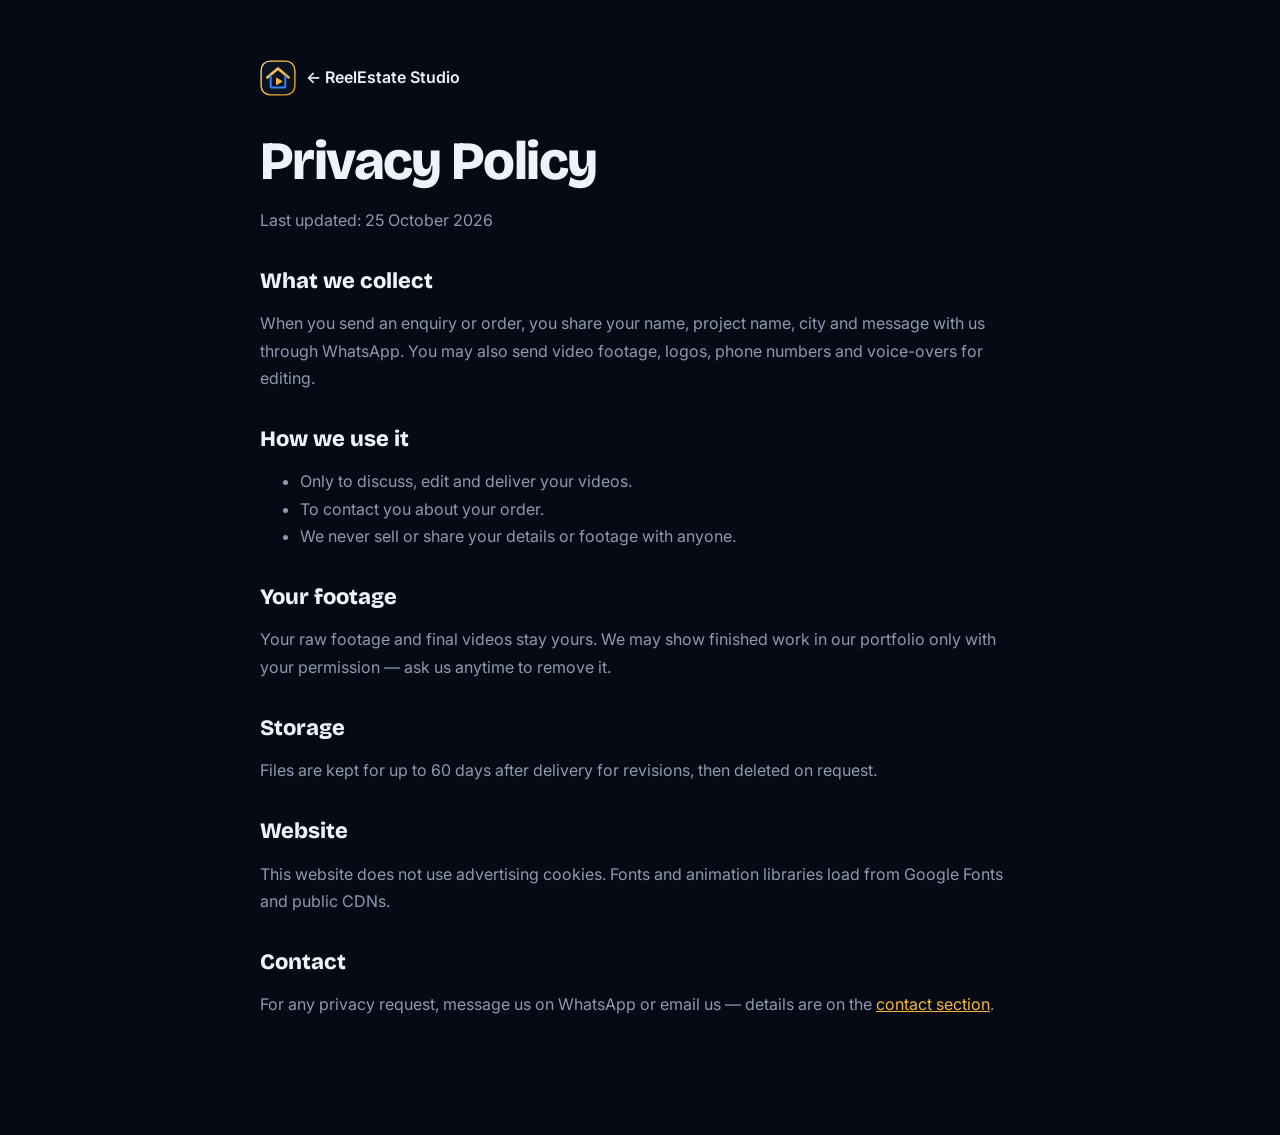
<file: privacy.html>
<!doctype html><html lang="en"><head><meta charset="utf-8"><meta name="viewport" content="width=device-width,initial-scale=1">
<title>Privacy Policy — ReelEstate Studio</title><meta name="robots" content="index,follow"><link rel="icon" href="favicon.svg" type="image/svg+xml">
<link href="https://fonts.googleapis.com/css2?family=Bricolage+Grotesque:opsz,wght@12..96,800&family=Inter:wght@400;600&display=swap" rel="stylesheet">
<style>:root{--bg:#060A14;--t:#EEF2FA;--m:#8E99B0;--g:#F5B83D}body{margin:0;background:var(--bg);color:var(--t);font:16px/1.7 Inter,system-ui,sans-serif}
main{max-width:760px;margin:0 auto;padding:60px 16px 100px}a{color:var(--g)}h1{font:800 clamp(34px,6vw,54px)/1.05 "Bricolage Grotesque",sans-serif;letter-spacing:-.03em;margin:30px 0 10px}
h2{font:800 22px/1.2 "Bricolage Grotesque",sans-serif;margin:34px 0 8px}p,li{color:var(--m)}.back{display:inline-flex;gap:10px;align-items:center;text-decoration:none;color:var(--t);font-weight:600}
.back img{width:36px}</style></head><body><main><a class="back" href="index.html"><img src="assets/img/logo-mark.svg" alt="">← ReelEstate Studio</a><h1>Privacy Policy</h1><p>Last updated: 25 October 2026</p>
<h2>What we collect</h2><p>When you send an enquiry or order, you share your name, project name, city and message with us through WhatsApp. You may also send video footage, logos, phone numbers and voice-overs for editing.</p>
<h2>How we use it</h2><ul><li>Only to discuss, edit and deliver your videos.</li><li>To contact you about your order.</li><li>We never sell or share your details or footage with anyone.</li></ul>
<h2>Your footage</h2><p>Your raw footage and final videos stay yours. We may show finished work in our portfolio only with your permission — ask us anytime to remove it.</p>
<h2>Storage</h2><p>Files are kept for up to 60 days after delivery for revisions, then deleted on request.</p>
<h2>Website</h2><p>This website does not use advertising cookies. Fonts and animation libraries load from Google Fonts and public CDNs.</p>
<h2>Contact</h2><p>For any privacy request, message us on WhatsApp or email us — details are on the <a href="index.html#contact">contact section</a>.</p></main></body></html>
</file>
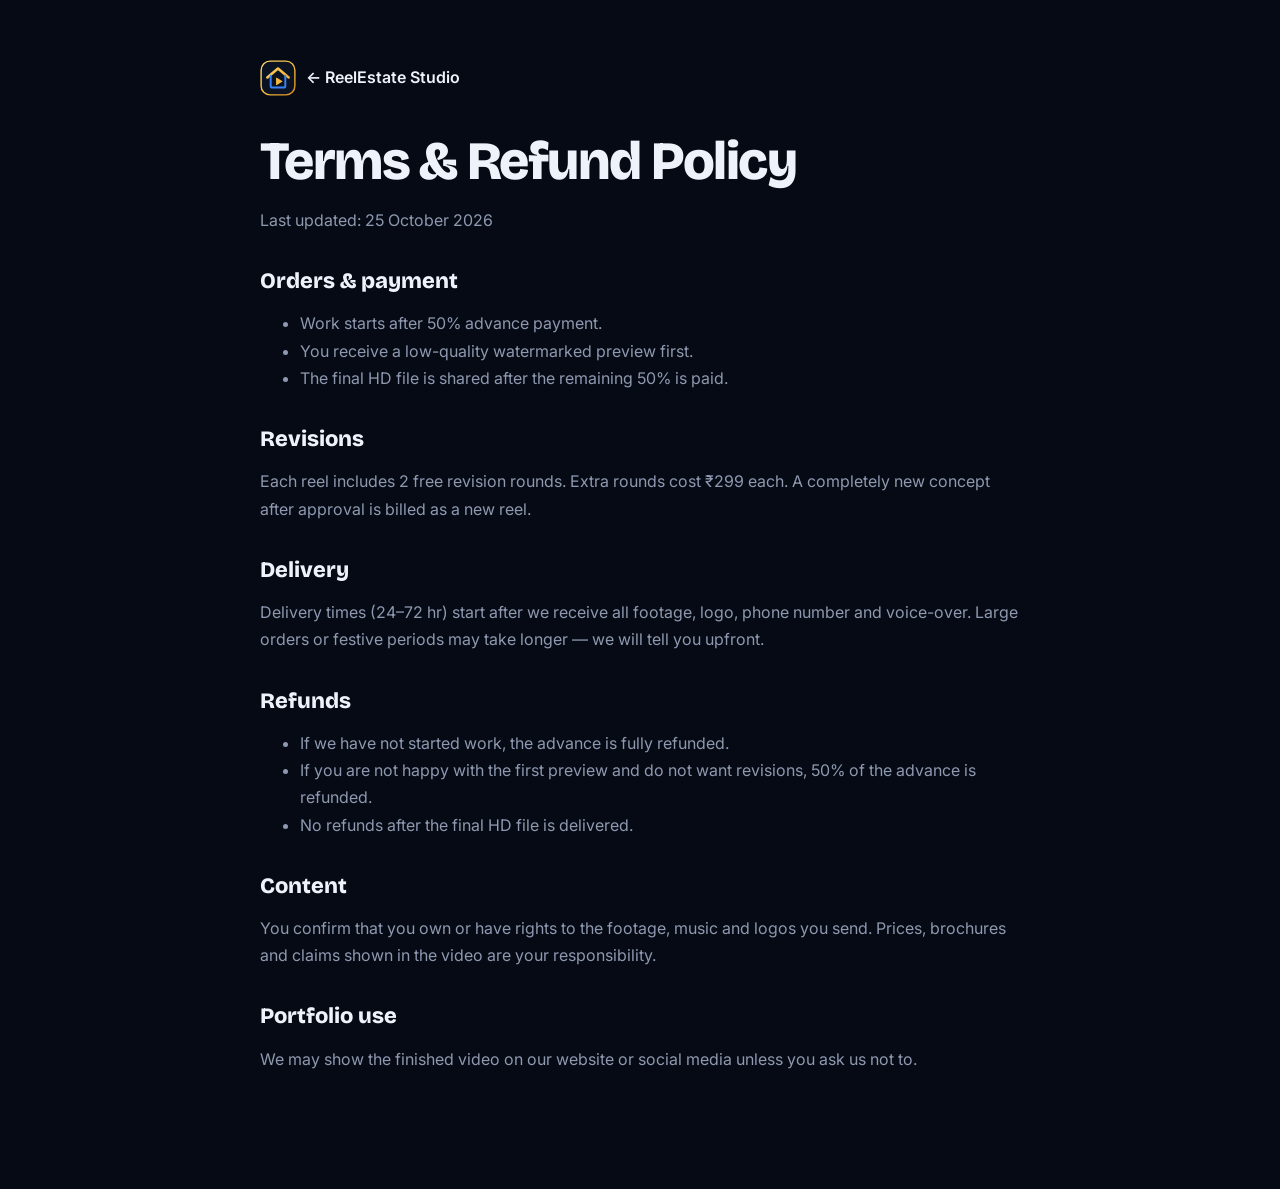
<file: terms.html>
<!doctype html><html lang="en"><head><meta charset="utf-8"><meta name="viewport" content="width=device-width,initial-scale=1">
<title>Terms & Refunds — ReelEstate Studio</title><meta name="robots" content="index,follow"><link rel="icon" href="favicon.svg" type="image/svg+xml">
<link href="https://fonts.googleapis.com/css2?family=Bricolage+Grotesque:opsz,wght@12..96,800&family=Inter:wght@400;600&display=swap" rel="stylesheet">
<style>:root{--bg:#060A14;--t:#EEF2FA;--m:#8E99B0;--g:#F5B83D}body{margin:0;background:var(--bg);color:var(--t);font:16px/1.7 Inter,system-ui,sans-serif}
main{max-width:760px;margin:0 auto;padding:60px 16px 100px}a{color:var(--g)}h1{font:800 clamp(34px,6vw,54px)/1.05 "Bricolage Grotesque",sans-serif;letter-spacing:-.03em;margin:30px 0 10px}
h2{font:800 22px/1.2 "Bricolage Grotesque",sans-serif;margin:34px 0 8px}p,li{color:var(--m)}.back{display:inline-flex;gap:10px;align-items:center;text-decoration:none;color:var(--t);font-weight:600}
.back img{width:36px}</style></head><body><main><a class="back" href="index.html"><img src="assets/img/logo-mark.svg" alt="">← ReelEstate Studio</a><h1>Terms &amp; Refund Policy</h1><p>Last updated: 25 October 2026</p>
<h2>Orders & payment</h2><ul><li>Work starts after 50% advance payment.</li><li>You receive a low-quality watermarked preview first.</li><li>The final HD file is shared after the remaining 50% is paid.</li></ul>
<h2>Revisions</h2><p>Each reel includes 2 free revision rounds. Extra rounds cost ₹299 each. A completely new concept after approval is billed as a new reel.</p>
<h2>Delivery</h2><p>Delivery times (24–72 hr) start after we receive all footage, logo, phone number and voice-over. Large orders or festive periods may take longer — we will tell you upfront.</p>
<h2>Refunds</h2><ul><li>If we have not started work, the advance is fully refunded.</li><li>If you are not happy with the first preview and do not want revisions, 50% of the advance is refunded.</li><li>No refunds after the final HD file is delivered.</li></ul>
<h2>Content</h2><p>You confirm that you own or have rights to the footage, music and logos you send. Prices, brochures and claims shown in the video are your responsibility.</p>
<h2>Portfolio use</h2><p>We may show the finished video on our website or social media unless you ask us not to.</p></main></body></html>
</file>
